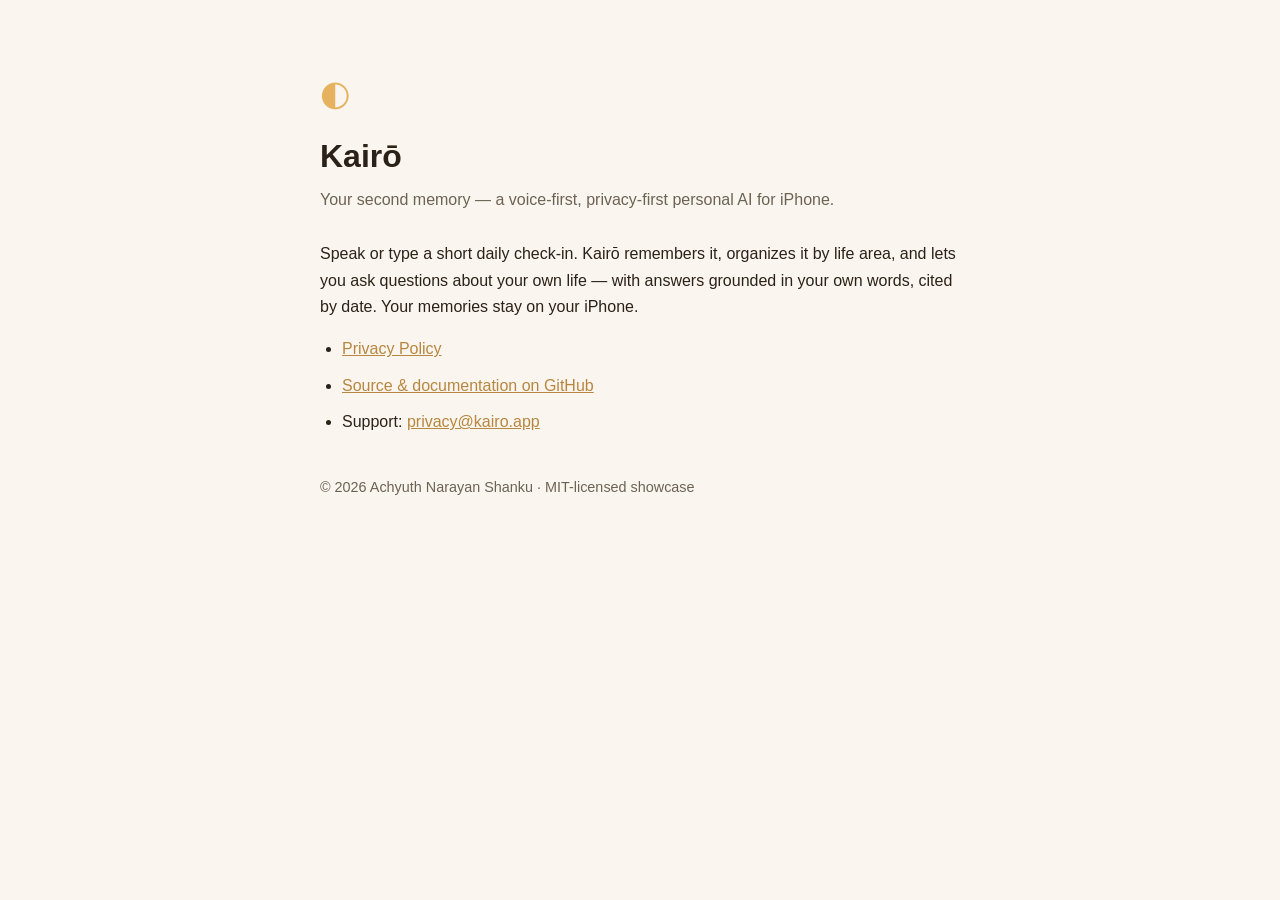
<file: docs/index.html>
<!DOCTYPE html>
<html lang="en">
<head>
<meta charset="UTF-8" />
<meta name="viewport" content="width=device-width, initial-scale=1.0" />
<title>Kairō — your second memory</title>
<style>
  :root { --ink:#15110a; --gold:#e7b25e; --text:#2a2218; --muted:#6b6354; }
  body { font-family:-apple-system,BlinkMacSystemFont,"Segoe UI",Inter,sans-serif;
         max-width:640px; margin:0 auto; padding:64px 22px 80px; color:var(--text);
         line-height:1.65; background:#faf6ef; }
  .mark { color:var(--gold); font-size:2.2rem; }
  h1 { font-size:2rem; margin:8px 0 4px; }
  .tag { color:var(--muted); margin-bottom:28px; }
  p { margin: 14px 0; }
  a { color:#b8863f; }
  ul { padding-left:22px; }
  li { margin:10px 0; }
  .footer { margin-top:40px; color:var(--muted); font-size:.9rem; }
</style>
</head>
<body>
  <div class="mark">◐</div>
  <h1>Kairō</h1>
  <div class="tag">Your second memory — a voice-first, privacy-first personal AI for iPhone.</div>

  <p>Speak or type a short daily check-in. Kairō remembers it, organizes it by life
  area, and lets you ask questions about your own life — with answers grounded in
  your own words, cited by date. Your memories stay on your iPhone.</p>

  <ul>
    <li><a href="privacy.html">Privacy Policy</a></li>
    <li><a href="https://github.com/Narayan-Shanku/kairo-app">Source &amp; documentation on GitHub</a></li>
    <li>Support: <a href="mailto:privacy@kairo.app">privacy@kairo.app</a></li>
  </ul>

  <div class="footer">© 2026 Achyuth Narayan Shanku · MIT-licensed showcase</div>
</body>
</html>
</file>
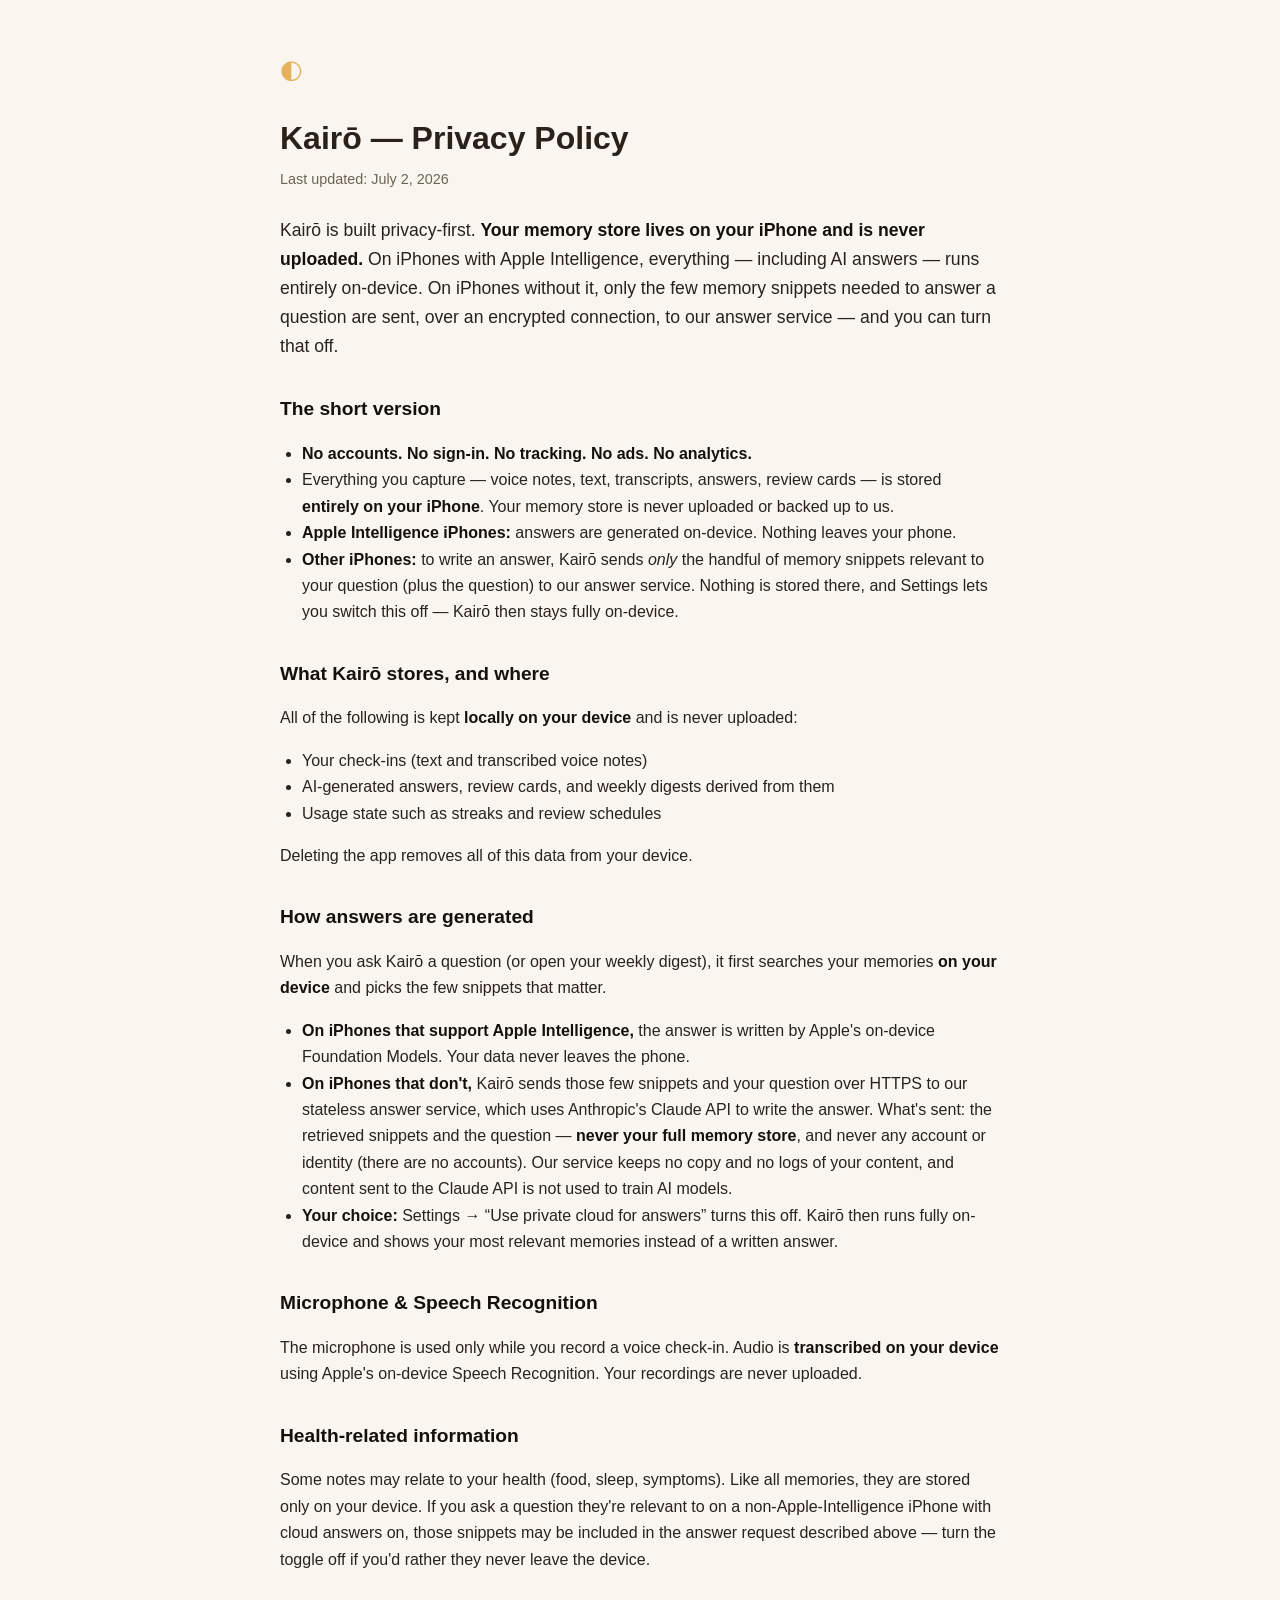
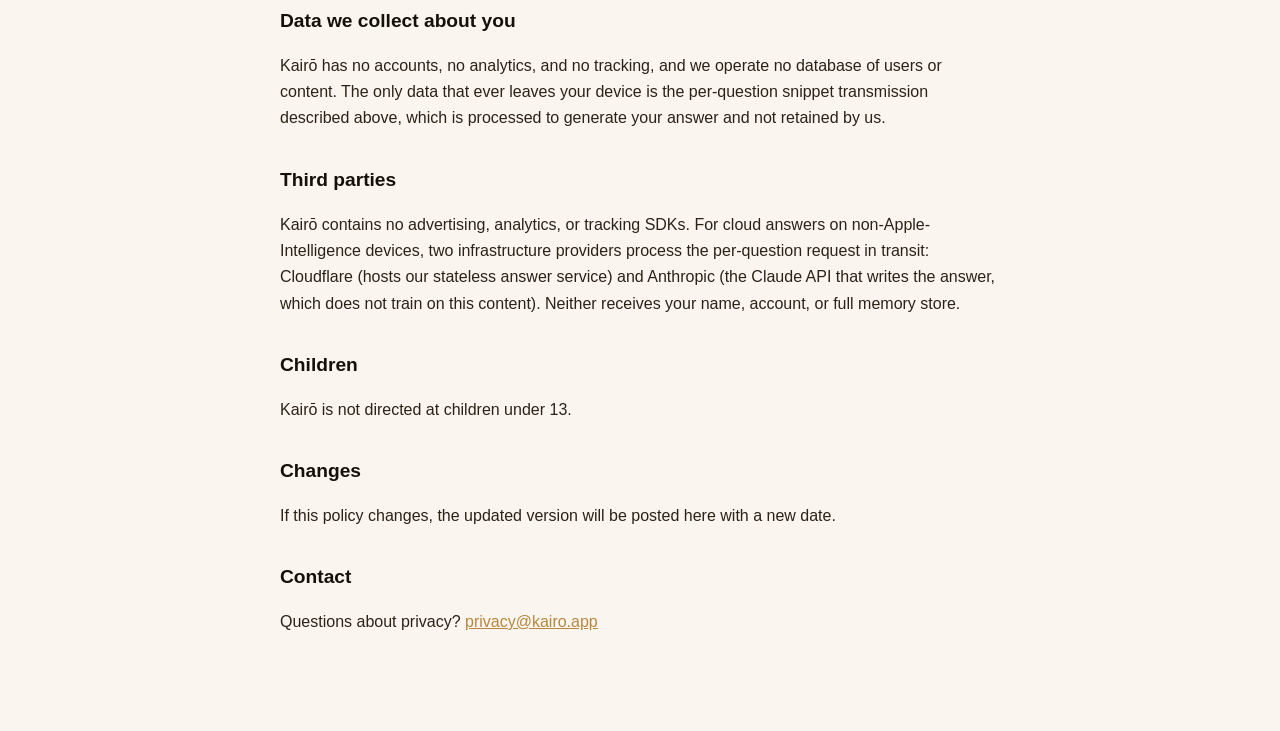
<file: docs/privacy.html>
<!DOCTYPE html>
<html lang="en">
<head>
<meta charset="UTF-8" />
<meta name="viewport" content="width=device-width, initial-scale=1.0" />
<title>Kairō — Privacy Policy</title>
<style>
  :root { --ink:#15110a; --gold:#e7b25e; --text:#2a2218; --muted:#6b6354; }
  body { font-family:-apple-system,BlinkMacSystemFont,"Segoe UI",Inter,sans-serif;
         max-width:720px; margin:0 auto; padding:48px 22px 80px; color:var(--text);
         line-height:1.65; background:#faf6ef; }
  h1 { font-size:2rem; margin-bottom:4px; }
  .date { color:var(--muted); font-size:.9rem; margin-bottom:24px; }
  h2 { font-size:1.2rem; margin-top:32px; color:var(--ink); }
  .lead { font-size:1.1rem; }
  strong { color:var(--ink); }
  a { color:#b8863f; }
  ul { padding-left:22px; }
  .mark { color:var(--gold); font-size:1.6rem; }
</style>
</head>
<body>
  <div class="mark">◐</div>
  <h1>Kairō — Privacy Policy</h1>
  <div class="date">Last updated: July 2, 2026</div>

  <p class="lead">Kairō is built privacy-first. <strong>Your memory store lives on
  your iPhone and is never uploaded.</strong> On iPhones with Apple Intelligence,
  everything — including AI answers — runs entirely on-device. On iPhones without
  it, only the few memory snippets needed to answer a question are sent, over an
  encrypted connection, to our answer service — and you can turn that off.</p>

  <h2>The short version</h2>
  <ul>
    <li><strong>No accounts. No sign-in. No tracking. No ads. No analytics.</strong></li>
    <li>Everything you capture — voice notes, text, transcripts, answers, review cards —
        is stored <strong>entirely on your iPhone</strong>. Your memory store is never
        uploaded or backed up to us.</li>
    <li><strong>Apple Intelligence iPhones:</strong> answers are generated on-device.
        Nothing leaves your phone.</li>
    <li><strong>Other iPhones:</strong> to write an answer, Kairō sends <em>only</em> the
        handful of memory snippets relevant to your question (plus the question) to our
        answer service. Nothing is stored there, and Settings lets you switch this off —
        Kairō then stays fully on-device.</li>
  </ul>

  <h2>What Kairō stores, and where</h2>
  <p>All of the following is kept <strong>locally on your device</strong> and is never uploaded:</p>
  <ul>
    <li>Your check-ins (text and transcribed voice notes)</li>
    <li>AI-generated answers, review cards, and weekly digests derived from them</li>
    <li>Usage state such as streaks and review schedules</li>
  </ul>
  <p>Deleting the app removes all of this data from your device.</p>

  <h2>How answers are generated</h2>
  <p>When you ask Kairō a question (or open your weekly digest), it first searches your
  memories <strong>on your device</strong> and picks the few snippets that matter.</p>
  <ul>
    <li><strong>On iPhones that support Apple Intelligence,</strong> the answer is written by
        Apple's on-device Foundation Models. Your data never leaves the phone.</li>
    <li><strong>On iPhones that don't,</strong> Kairō sends those few snippets and your
        question over HTTPS to our stateless answer service, which uses Anthropic's Claude
        API to write the answer. What's sent: the retrieved snippets and the question —
        <strong>never your full memory store</strong>, and never any account or identity
        (there are no accounts). Our service keeps no copy and no logs of your content, and
        content sent to the Claude API is not used to train AI models.</li>
    <li><strong>Your choice:</strong> Settings → “Use private cloud for answers” turns this
        off. Kairō then runs fully on-device and shows your most relevant memories instead
        of a written answer.</li>
  </ul>

  <h2>Microphone &amp; Speech Recognition</h2>
  <p>The microphone is used only while you record a voice check-in. Audio is
  <strong>transcribed on your device</strong> using Apple's on-device Speech
  Recognition. Your recordings are never uploaded.</p>

  <h2>Health-related information</h2>
  <p>Some notes may relate to your health (food, sleep, symptoms). Like all memories,
  they are stored only on your device. If you ask a question they're relevant to on a
  non-Apple-Intelligence iPhone with cloud answers on, those snippets may be included in
  the answer request described above — turn the toggle off if you'd rather they never
  leave the device.</p>

  <h2>Data we collect about you</h2>
  <p>Kairō has no accounts, no analytics, and no tracking, and we operate no database of
  users or content. The only data that ever leaves your device is the per-question snippet
  transmission described above, which is processed to generate your answer and not
  retained by us.</p>

  <h2>Third parties</h2>
  <p>Kairō contains no advertising, analytics, or tracking SDKs. For cloud answers on
  non-Apple-Intelligence devices, two infrastructure providers process the per-question
  request in transit: Cloudflare (hosts our stateless answer service) and Anthropic (the
  Claude API that writes the answer, which does not train on this content). Neither
  receives your name, account, or full memory store.</p>

  <h2>Children</h2>
  <p>Kairō is not directed at children under 13.</p>

  <h2>Changes</h2>
  <p>If this policy changes, the updated version will be posted here with a new date.</p>

  <h2>Contact</h2>
  <p>Questions about privacy? <a href="mailto:privacy@kairo.app">privacy@kairo.app</a></p>
</body>
</html>
</file>
